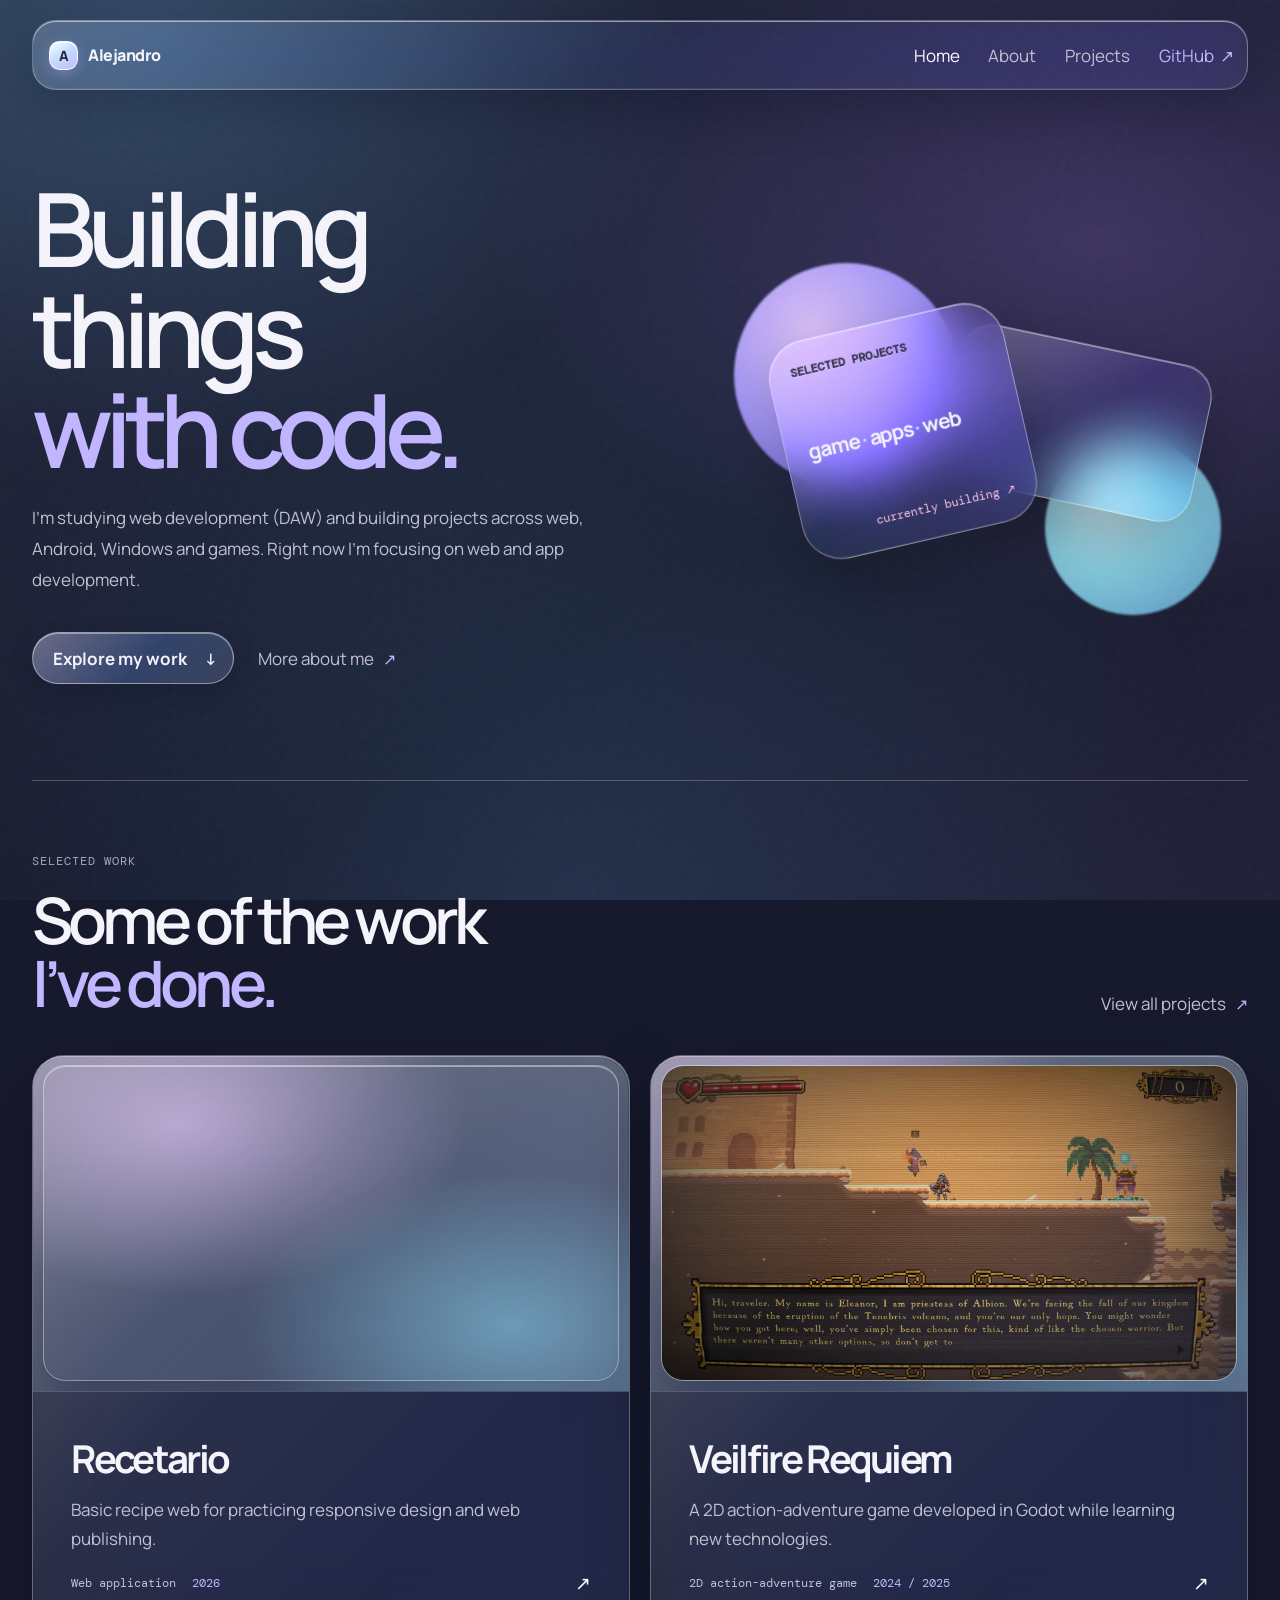
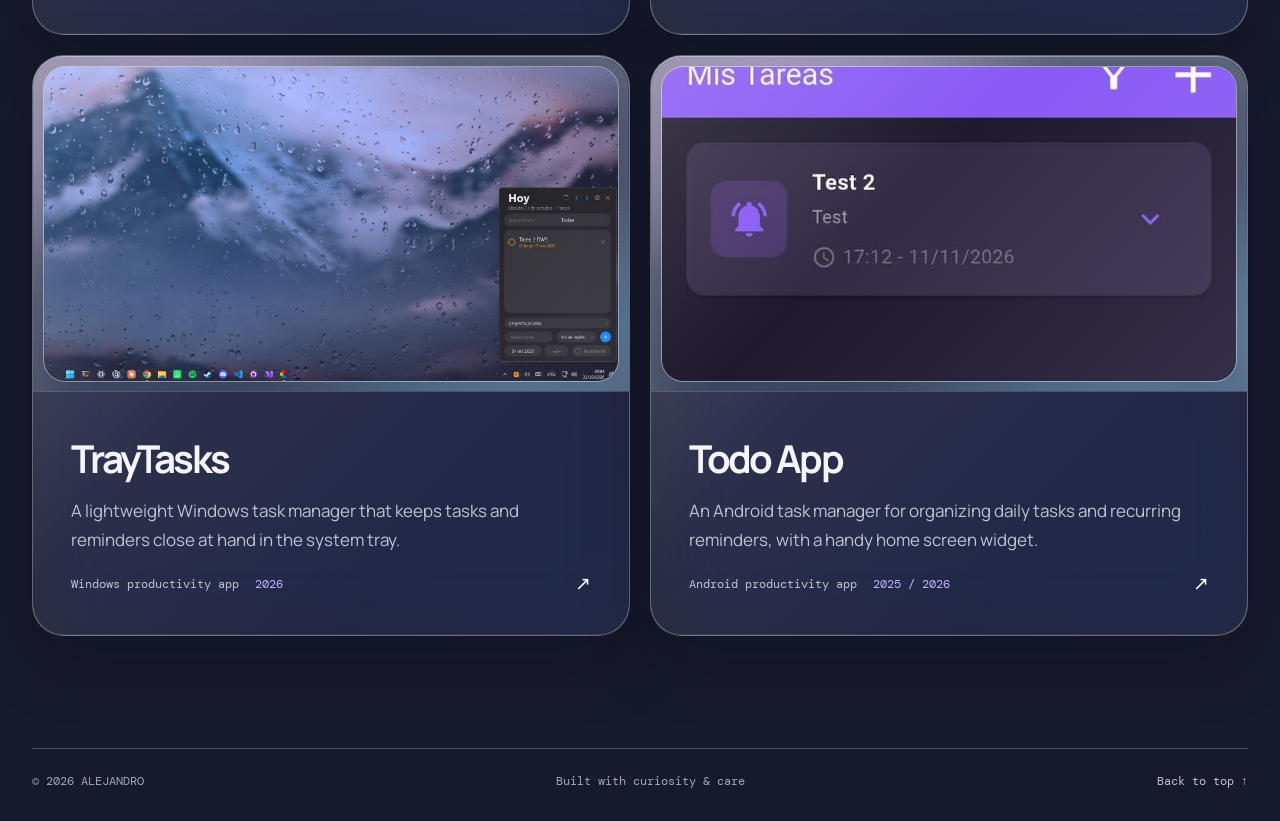
<file: index.html>
<!doctype html>
<html lang="en">
  <head>
    <meta charset="UTF-8" />
    <meta name="viewport" content="width=device-width, initial-scale=1.0" />
    <meta name="description" content="Alejandro's developer portfolio, featuring projects across web, Android, Windows, and games." />
    <meta name="theme-color" content="#171a2b" />
    <meta property="og:title" content="Alejandro — Developer Portfolio" />
    <meta property="og:description" content="Projects across web, Android, Windows, and games by Alejandro." />
    <meta property="og:type" content="website" />
    <meta name="twitter:card" content="summary" />
    <title>Alejandro — Portfolio</title>
    <link rel="icon" href="favicon.svg" type="image/svg+xml" />
    <link rel="preconnect" href="https://fonts.googleapis.com" />
    <link rel="preconnect" href="https://fonts.gstatic.com" crossorigin />
    <link href="https://fonts.googleapis.com/css2?family=DM+Mono:wght@400;500&family=Manrope:wght@400;500;600;700;800&display=swap" rel="stylesheet" />
    <link rel="stylesheet" href="styles.css" />
    <script src="projects/home-project.js" defer></script>
  </head>
  <body>
    <div class="page-shell">
      <header class="site-header">
        <a class="brand" href="index.html" aria-label="Alejandro home">
          <span class="brand-mark" aria-hidden="true">A</span>
          <span>Alejandro</span>
        </a>

        <nav class="site-nav" aria-label="Main navigation">
          <a class="nav-link is-active" href="index.html">Home</a>
          <a class="nav-link" href="about/about.html">About</a>
          <a class="nav-link" href="projects/projects.html">Projects</a>
          <a class="nav-link nav-link--github" href="https://github.com/mesegr" target="_blank" rel="noopener noreferrer">GitHub <span aria-hidden="true">↗</span></a>
        </nav>
      </header>

      <main>
        <section class="hero" aria-labelledby="hero-title">
          <div class="hero-copy">
            <h1 id="hero-title">Building things<br /><em>with code.</em></h1>
            <p class="hero-intro">I'm studying web development (DAW) and building projects across web, Android, Windows and games. Right now I'm focusing on web and app development.</p>
            <div class="hero-actions">
              <a class="button button--primary" href="#selected-work">Explore my work <span aria-hidden="true">↓</span></a>
              <a class="text-link" href="about/about.html">More about me <span aria-hidden="true">↗</span></a>
            </div>
          </div>

          <div class="hero-art" aria-hidden="true">
            <div class="orb orb--violet"></div>
            <div class="orb orb--cyan"></div>
            <div class="glass-shape glass-shape--back"></div>
            <div class="glass-shape glass-shape--front">
              <span class="shape-label">selected projects</span>
              <strong aria-label="Game, apps, web">game <b>·</b> apps <i>·</i> web</strong>
              <span class="shape-arrow">currently building ↗</span>
            </div>
          </div>
        </section>

        <section class="work-section" id="selected-work" aria-labelledby="work-title">
          <div class="section-heading">
            <div>
              <p class="eyebrow">Selected work</p>
              <h2 id="work-title">Some of the work<br /><em>I’ve done.</em></h2>
            </div>
            <a class="text-link" href="projects/projects.html">View all projects <span aria-hidden="true">↗</span></a>
          </div>

          <div class="project-list" id="project-list" aria-live="polite"></div>
        </section>

        <noscript><p class="noscript-notice">JavaScript is needed to display project cards. Browse my work on <a href="https://github.com/mesegr">GitHub</a>.</p></noscript>

      </main>

      <footer class="site-footer">
        <span>© 2026 ALEJANDRO</span>
        <span>Built with curiosity & care</span>
        <a href="#top" onclick="window.scrollTo({ top: 0, behavior: 'smooth' }); return false;">Back to top ↑</a>
      </footer>
    </div>
  </body>
</html>
</file>
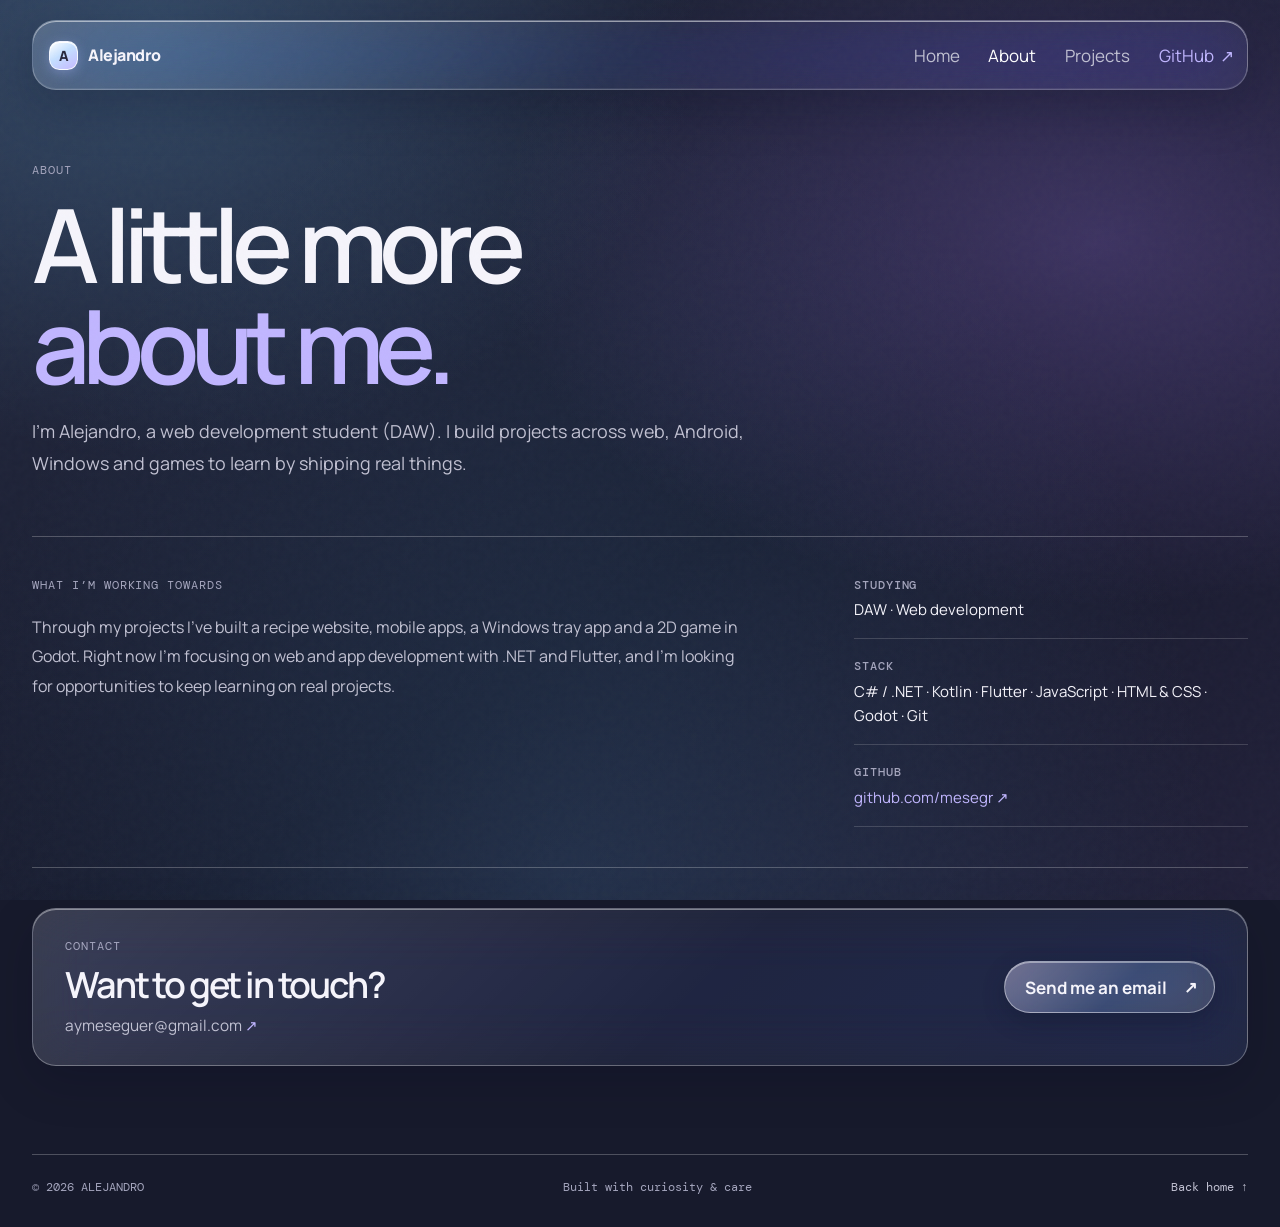
<file: about/about.html>
<!doctype html>
<html lang="en">
  <head>
    <meta charset="UTF-8" />
    <meta name="viewport" content="width=device-width, initial-scale=1.0" />
    <meta name="description" content="Learn more about Alejandro, a DAW student building web, Android, Windows, and game development projects." />
    <meta name="theme-color" content="#171a2b" />
    <meta property="og:title" content="About Alejandro — Developer Portfolio" />
    <meta property="og:description" content="A little more about Alejandro and the web, Android, Windows, and game projects he builds." />
    <meta property="og:type" content="profile" />
    <meta name="twitter:card" content="summary" />
    <title>About — Alejandro</title>
    <link rel="icon" href="../favicon.svg" type="image/svg+xml" />
    <link rel="preconnect" href="https://fonts.googleapis.com" />
    <link rel="preconnect" href="https://fonts.gstatic.com" crossorigin />
    <link href="https://fonts.googleapis.com/css2?family=DM+Mono:wght@400;500&family=Manrope:wght@400;500;600;700;800&display=swap" rel="stylesheet" />
    <link rel="stylesheet" href="../styles.css" />
    <link rel="stylesheet" href="about.css" />
  </head>
  <body>
    <div class="page-shell">
      <header class="site-header">
        <a class="brand" href="../index.html" aria-label="Alejandro portfolio home"><span class="brand-mark" aria-hidden="true">A</span><span>Alejandro</span></a>
        <nav class="site-nav" aria-label="Main navigation">
          <a class="nav-link" href="../index.html">Home</a>
          <a class="nav-link is-active" href="about.html">About</a>
          <a class="nav-link" href="../projects/projects.html">Projects</a>
          <a class="nav-link nav-link--github" href="https://github.com/mesegr" target="_blank" rel="noopener noreferrer">GitHub <span aria-hidden="true">↗</span></a>
        </nav>
      </header>

      <main class="about-page">
        <section class="about-hero" aria-labelledby="about-title">
          <p class="eyebrow">About</p>
          <h1 id="about-title">A little more<br /><em>about me.</em></h1>
          <p class="about-lead">I'm Alejandro, a web development student (DAW). I build projects across web, Android, Windows and games to learn by shipping real things.</p>
        </section>

        <section class="about-overview" aria-label="More about Alejandro">
          <div>
            <p class="eyebrow">What I’m working towards</p>
            <p>Through my projects I've built a recipe website, mobile apps, a Windows tray app and a 2D game in Godot. Right now I'm focusing on web and app development with .NET and Flutter, and I'm looking for opportunities to keep learning on real projects.</p>
          </div>
          <dl class="about-facts">
            <div><dt>Studying</dt><dd>DAW · Web development</dd></div>
            <div><dt>Stack</dt><dd>C# / .NET · Kotlin · Flutter · JavaScript · HTML &amp; CSS · Godot · Git</dd></div>
            <div><dt>GitHub</dt><dd><a href="https://github.com/mesegr" target="_blank" rel="noopener noreferrer">github.com/mesegr ↗</a></dd></div>
          </dl>
        </section>

        <section class="about-contact" aria-labelledby="about-contact-title">
          <div>
            <p class="eyebrow">Contact</p>
            <h2 id="about-contact-title">Want to get in touch?</h2>
            <a class="about-email" href="mailto:aymeseguer@gmail.com">aymeseguer@gmail.com <span aria-hidden="true">↗</span></a>
          </div>
          <a class="button button--primary" href="mailto:aymeseguer@gmail.com">Send me an email <span aria-hidden="true">↗</span></a>
        </section>
      </main>

      <footer class="site-footer">
        <span>© 2026 ALEJANDRO</span>
        <span>Built with curiosity & care</span>
        <a href="../index.html">Back home ↑</a>
      </footer>
    </div>
  </body>
</html>
</file>
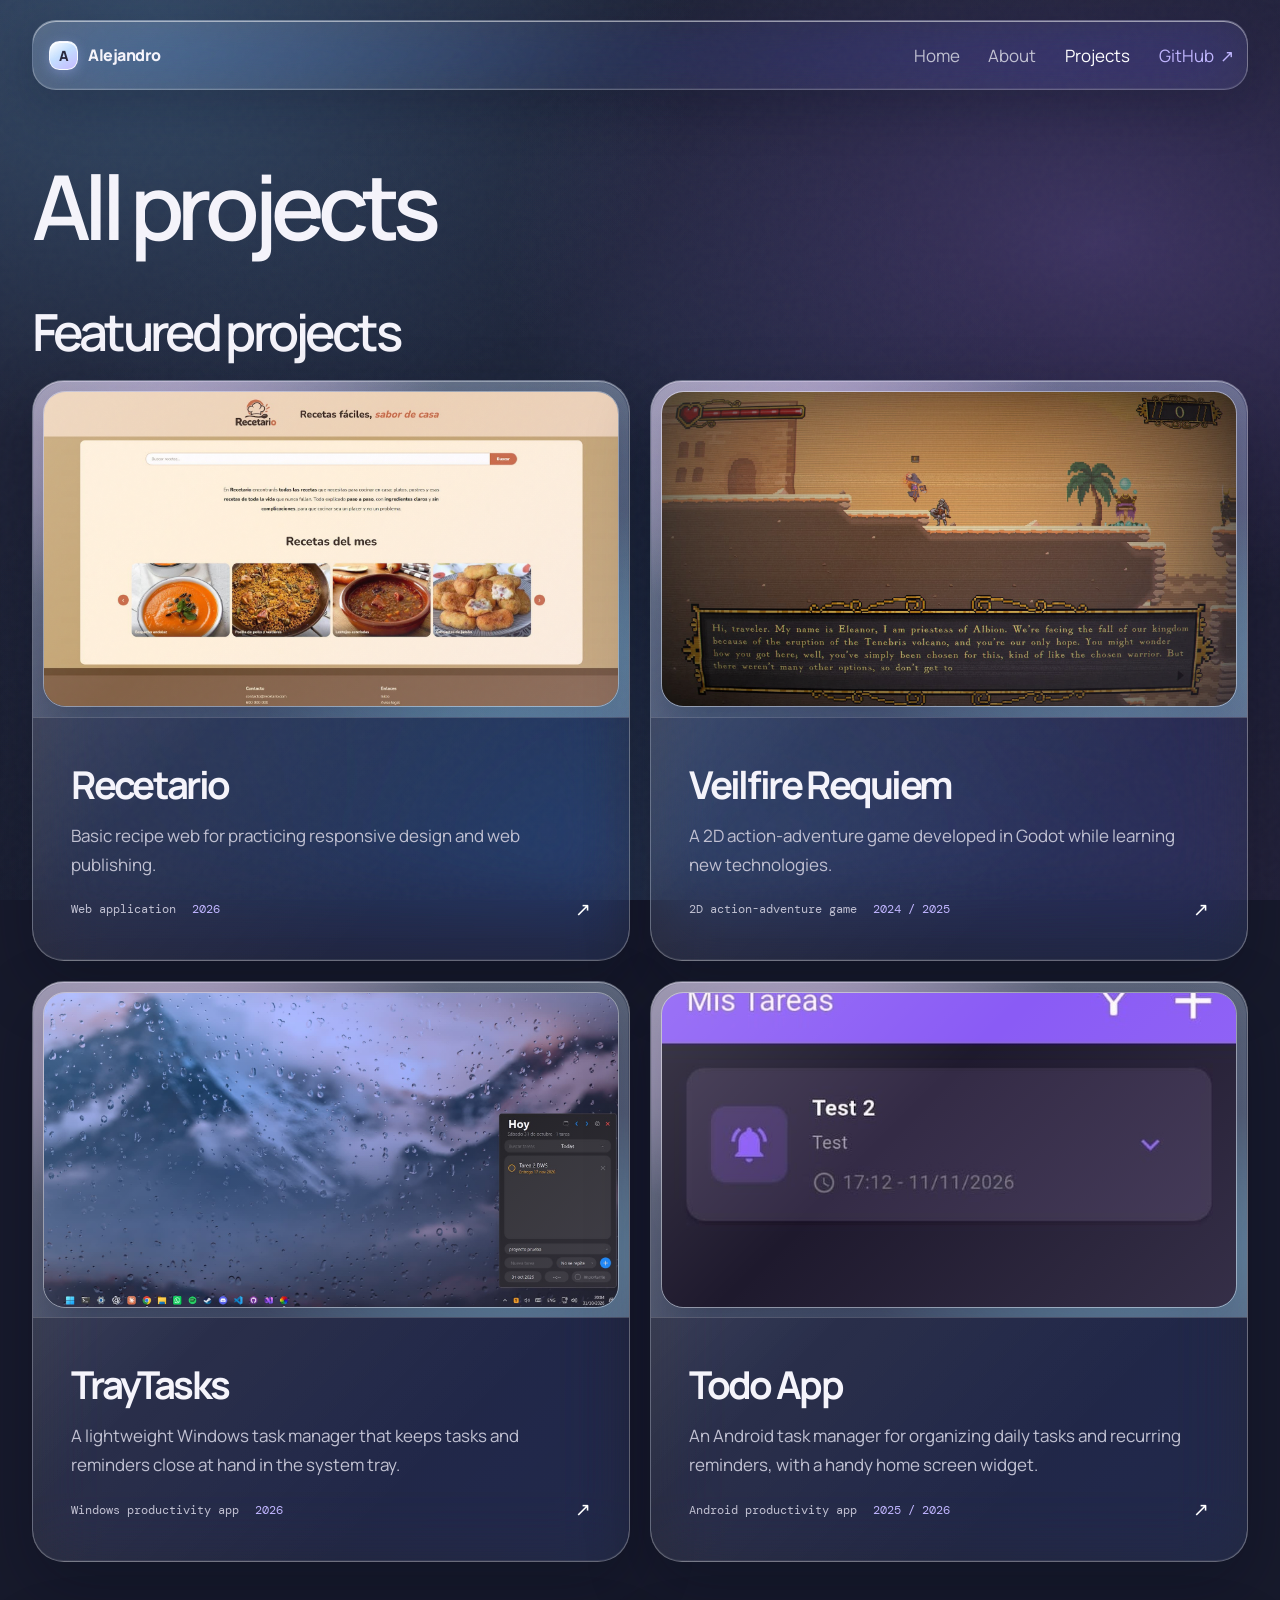
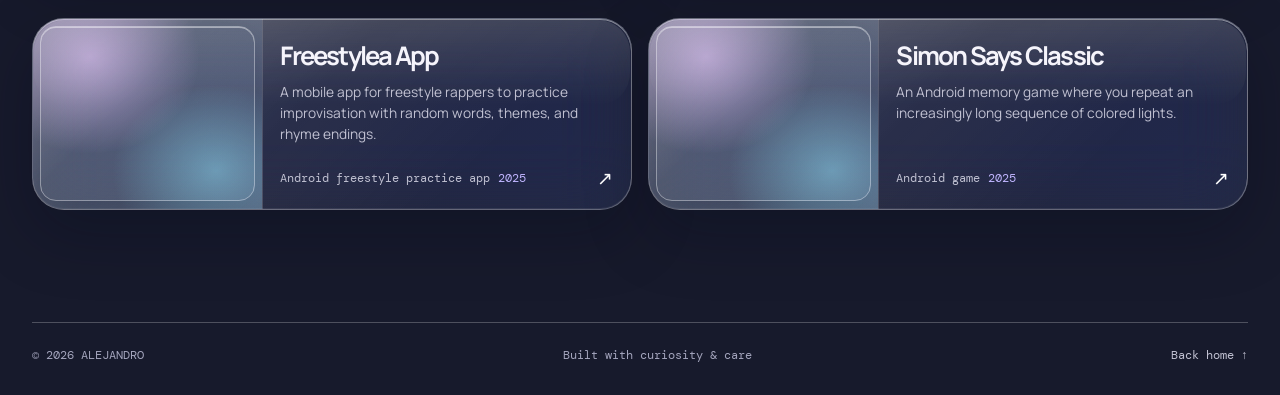
<file: projects/projects.html>
<!doctype html>
<html lang="en">
  <head>
    <meta charset="UTF-8" />
    <meta name="viewport" content="width=device-width, initial-scale=1.0" />
    <meta name="description" content="Explore Alejandro's selected projects and other work across web, Android, Windows, and games." />
    <meta name="theme-color" content="#171a2b" />
    <meta property="og:title" content="Projects — Alejandro" />
    <meta property="og:description" content="Selected and personal projects by Alejandro across web, Android, Windows, and games." />
    <meta property="og:type" content="website" />
    <meta name="twitter:card" content="summary" />
    <title>Project — Alejandro</title>
    <link rel="icon" href="../favicon.svg" type="image/svg+xml" />
    <link rel="preconnect" href="https://fonts.googleapis.com" />
    <link rel="preconnect" href="https://fonts.gstatic.com" crossorigin />
    <link href="https://fonts.googleapis.com/css2?family=DM+Mono:wght@400;500&family=Manrope:wght@400;500;600;700;800&display=swap" rel="stylesheet" />
    <link rel="stylesheet" href="../styles.css" />
    <link rel="stylesheet" href="projects.css" />
    <script src="project.js" defer></script>
  </head>
  <body>
    <div class="page-shell">
      <header class="site-header">
        <a class="brand" href="../index.html" aria-label="Alejandro portfolio home"><span class="brand-mark" aria-hidden="true">A</span><span>Alejandro</span></a>
        <nav class="site-nav" aria-label="Main navigation">
          <a class="nav-link" href="../index.html">Home</a>
          <a class="nav-link" href="../about/about.html">About</a>
          <a class="nav-link is-active" href="projects.html">Projects</a>
          <a class="nav-link nav-link--github" href="https://github.com/mesegr" target="_blank" rel="noopener noreferrer">GitHub <span aria-hidden="true">↗</span></a>
        </nav>
      </header>
      <noscript><p class="noscript-notice">JavaScript is needed to display project details and the project list. Browse my work on <a href="https://github.com/mesegr">GitHub</a>.</p></noscript>
      <main id="project-catalog" class="project-catalog" hidden>
        <h1>All projects</h1>
        <section aria-labelledby="catalog-featured-title">
          <div class="section-heading catalog-heading"><h2 id="catalog-featured-title">Featured projects</h2></div>
          <div class="project-list catalog-featured" id="catalog-featured"></div>
        </section>
        <section class="catalog-more" aria-label="Other projects">
          <div class="project-list catalog-secondary" id="catalog-secondary"></div>
        </section>
      </main>
      <main id="project-detail" class="project-detail" aria-live="polite">
        <a class="back-link" href="../index.html#selected-work">← Back to selected work</a>
        <p class="eyebrow" id="project-category"></p>
        <h1 id="project-title">Loading project…</h1>
        <div class="project-actions" id="project-actions"></div>
        <p class="project-lead" id="project-description"></p>
        <section class="detail-panel" aria-labelledby="about-project-title">
          <div class="detail-main">
            <p class="eyebrow">The project</p>
            <h2 id="about-project-title">About this project</h2>
            <p id="project-long-description"></p>
            <section id="project-gallery" class="project-gallery" aria-label="Project screenshots" hidden><div class="gallery-viewport" id="gallery-viewport"></div></section>
          </div>
          <aside class="detail-side">
            <div><span class="detail-label">Status</span><span id="project-status"></span></div>
            <div><span class="detail-label">Year</span><span id="project-year"></span></div>
            <div><span class="detail-label">Built with</span><ul id="project-technologies"></ul></div>
          </aside>
        </section>
      </main>
      <dialog class="image-lightbox" id="image-lightbox" aria-label="Enlarged project image">
        <button class="lightbox-close" id="lightbox-close" type="button" aria-label="Close enlarged image">×</button>
        <button class="lightbox-nav lightbox-prev" id="lightbox-prev" type="button" aria-label="Previous image">‹</button>
        <figure class="lightbox-figure"><img id="lightbox-image" alt="" /></figure>
        <span class="lightbox-count" id="lightbox-count" aria-live="polite"></span>
        <button class="lightbox-nav lightbox-next" id="lightbox-next" type="button" aria-label="Next image">›</button>
      </dialog>
      <footer class="site-footer"><span>© 2026 ALEJANDRO</span><span>Built with curiosity & care</span><a href="../index.html">Back home ↑</a></footer>
    </div>
  </body>
</html>
</file>
<file: styles.css>
:root{color-scheme:dark;--text:#f5f4fb;--muted:#c1c1d2;--subtle:#a4a5bd;--violet:#c1b6ff;--cyan:#a6edff;--pink:#ffc4e6;--line:rgba(255,255,255,.24);--glass:rgba(255,255,255,.09)}
*{box-sizing:border-box}html{scroll-behavior:smooth}body{margin:0;min-height:100vh;color:var(--text);font-family:Manrope, sans-serif;-webkit-font-smoothing:antialiased;background:#171a2c}body:after{content:"";position:fixed;inset:0;z-index:-1;pointer-events:none;background:radial-gradient(ellipse at 12% 4%,rgba(101,175,225,.25),transparent 34rem),radial-gradient(ellipse at 86% 27%,rgba(160,118,236,.28),transparent 38rem),radial-gradient(ellipse at 45% 100%,rgba(72,133,181,.2),transparent 40rem),linear-gradient(145deg,#252b42,#171a2c 58%,#22213a)}body:before{content:"";position:fixed;inset:0;pointer-events:none;opacity:.12;background-image:url("data:image/svg+xml,%3Csvg viewBox='0 0 180 180' xmlns='http://www.w3.org/2000/svg'%3E%3Cfilter id='n'%3E%3CfeTurbulence type='fractalNoise' baseFrequency='.8' numOctaves='3' stitchTiles='stitch'/%3E%3C/filter%3E%3Crect width='100%25' height='100%25' filter='url(%23n)' opacity='.18'/%3E%3C/svg%3E");z-index:5}a{color:inherit;text-decoration:none}.page-shell{width:min(100% - 3rem,76rem);margin:auto;position:relative;z-index:1}.site-header{height:4.4rem;margin-top:1.25rem;padding:0 .8rem 0 1rem;display:flex;align-items:center;justify-content:space-between;border:1px solid var(--line);border-radius:1.5rem;background:linear-gradient(135deg,rgba(255,255,255,.2),rgba(255,255,255,.045) 50%,rgba(175,190,255,.09));backdrop-filter:blur(30px) saturate(180%);-webkit-backdrop-filter:blur(30px) saturate(180%);box-shadow:inset 0 1px rgba(255,255,255,.52),inset 0 -1px rgba(255,255,255,.08),0 1rem 3rem rgba(6,10,30,.25)}.brand{display:flex;align-items:center;gap:.65rem;font-size:.94rem;font-weight:800;letter-spacing:-.03em}.brand-mark{display:grid;place-items:center;width:1.8rem;height:1.8rem;color:#28283c;background:linear-gradient(145deg,#fff,#c4dfff 45%,#c6b9ff);border:1px solid rgba(255,255,255,.8);border-radius:.65rem;font-size:.88rem;box-shadow:inset 0 1px #fff,0 3px 12px #b3b9ff55}.site-nav{display:flex;gap:1.8rem;align-items:center;font-size:.76rem;color:var(--muted)}.nav-link{transition:color .2s}.nav-link:hover,.nav-link.is-active{color:white}.nav-link--github{color:var(--violet)}.nav-link span{margin-left:.2rem}.hero{padding:7rem 0 8rem}.hero-copy{max-width:52rem}.eyebrow{margin:0 0 1.25rem;color:var(--subtle);font-family:'DM Mono',monospace;font-size:.75rem;letter-spacing:.08em;text-transform:uppercase}.status-dot{display:inline-block;width:.42rem;height:.42rem;margin-right:.5rem;border-radius:50%;background:#a7e9c5;box-shadow:0 0 0 .25rem #a7e9c514}h1,h2,h3,p{margin-top:0}h1,h2{margin-bottom:1.5rem;font-weight:600;letter-spacing:-.075em;line-height:.98}h1{max-width:48rem;font-size:clamp(3.8rem,8vw,7rem)}h2{font-size:clamp(2.5rem,5vw,4.4rem)}em{color:var(--violet);font-style:normal}.hero-intro{max-width:39rem;color:var(--muted);font-size:1rem;line-height:1.8}.hero-actions{display:flex;align-items:center;gap:1.5rem;margin-top:2.3rem}.button{display:inline-flex;gap:1.1rem;align-items:center;border:1px solid rgba(255,255,255,.44);border-radius:10rem;padding:.85rem 1.05rem .85rem 1.25rem;font-size:.72rem;font-weight:700;transition:transform .2s,background .2s;backdrop-filter:blur(22px) saturate(170%);box-shadow:inset 0 1px #ffffff66,0 8px 22px #10142a55}.button:hover{transform:translateY(-2px)}.button--primary{background:linear-gradient(135deg,#e6ddff66,#8cbaff35 55%,#fff2)}.button--primary span{font-size:1rem}.text-link{color:var(--muted);font-size:.72rem}.text-link:hover{color:white}.text-link span{color:var(--violet);margin-left:.35rem;font-size:1rem}.work-section{padding:4.5rem 0 7rem;border-top:1px solid var(--line)}.section-heading{display:flex;align-items:end;justify-content:space-between;margin-bottom:2.5rem}.section-heading h2{margin-bottom:0}.project-card{position:relative;display:grid;grid-template-columns:1.45fr 1fr;min-height:25rem;overflow:hidden;border:1px solid rgba(255,255,255,.3);border-radius:2rem;background:linear-gradient(135deg,rgba(255,255,255,.18),rgba(255,255,255,.055) 45%,rgba(151,178,255,.1));backdrop-filter:blur(34px) saturate(175%);-webkit-backdrop-filter:blur(34px) saturate(175%);box-shadow:inset 0 1px rgba(255,255,255,.48),inset 0 -1px rgba(255,255,255,.08),0 1.5rem 4rem rgba(5,8,25,.26);transition:transform .25s,border-color .25s}.project-card:before{content:"";position:absolute;inset:1px 1px auto;height:45%;border-radius:inherit;background:linear-gradient(180deg,rgba(255,255,255,.13),transparent);pointer-events:none}.project-card:hover{border-color:rgba(220,215,255,.65);transform:translateY(-4px)}.project-preview{position:relative;display:grid;place-items:center;overflow:hidden;min-height:25rem;background:radial-gradient(ellipse at 25% 20%,#eac7ff99,transparent 45%),radial-gradient(ellipse at 80% 80%,#8be9ff77,transparent 40%),linear-gradient(135deg,#c5c8eb44,#a8e3ee33)}.project-preview:after{content:"";position:absolute;inset:0;background:linear-gradient(135deg,#ffffff26,transparent 42%,#d5c5ff22);pointer-events:none}.preview-window{position:relative;width:76%;height:72%;min-height:15rem;overflow:hidden;border:1px solid #fff9;border-radius:1.2rem;background:linear-gradient(145deg,#e9f6f8e8,#cbddebd9 55%,#dfd1e9e8);color:#33394b;box-shadow:inset 0 1px #fff,0 1.5rem 3rem #212b4b55;transform:rotate(-3deg)}.preview-topbar{height:2rem;display:flex;align-items:center;gap:.28rem;padding:0 .75rem;border-bottom:1px solid #64728a33;font-size:.55rem;background:linear-gradient(#ffffffb8,#ffffff55)}.preview-topbar span{width:.4rem;height:.4rem;border-radius:50%;background:#f5a7b1}.preview-topbar span:nth-child(2){background:#f2d28d}.preview-topbar span:nth-child(3){background:#9bd8ad}.preview-topbar b{margin-left:auto;color:#69728a;font-weight:500}.preview-content{position:absolute;top:32%;left:10%;z-index:1}.preview-kicker{display:block;margin-bottom:.65rem;color:#747e94;font-size:.48rem;text-transform:uppercase;letter-spacing:.1em}.preview-title{display:block;font-size:clamp(1.4rem,3vw,2.25rem);font-weight:700;line-height:.92;letter-spacing:-.07em}.preview-title i{color:#a77592;font-style:normal}.preview-line{display:block;width:5rem;height:.18rem;margin:1rem 0;border-radius:1rem;background:#ad7d9a}.preview-chip{display:inline-block;padding:.38rem .55rem;border:1px solid #ffffff66;border-radius:1rem;background:linear-gradient(135deg,#fff9,#ffffff45);color:#4a4b63;font-size:.45rem;box-shadow:inset 0 1px #fff}.preview-orb{position:absolute;width:9rem;height:9rem;top:25%;right:-2rem;border:1px solid #ffffff99;border-radius:50%;background:radial-gradient(circle at 30% 25%,#fff9,#f8d6bbcc 24%,#bf8e9acc 70%,#8b647188);box-shadow:inset -12px -14px 24px #815f7a44,0 10px 30px #6f617544}.project-info{position:relative;display:flex;flex-direction:column;justify-content:space-between;padding:2.4rem;border-left:1px solid #ffffff21;background:linear-gradient(135deg,#ffffff10,transparent 65%)}.project-number{color:var(--muted);font-family:'DM Mono',monospace;font-size:.75rem}.project-info h3{margin:2.4rem 0 .7rem;font-size:2.3rem;letter-spacing:-.07em}.project-description{max-width:18rem;color:var(--muted);font-size:.8rem;line-height:1.7}.project-meta{display:flex;align-items:center;gap:1rem;color:var(--muted);font-family:'DM Mono',monospace;font-size:.75rem}.project-meta span:nth-child(2){color:var(--violet)}.project-arrow{margin-left:auto;color:white;font-size:1.2rem}.site-footer{display:flex;justify-content:space-between;gap:1rem;padding:1.5rem 0 2rem;border-top:1px solid var(--line);color:var(--subtle);font-family:'DM Mono',monospace;font-size:.75rem}.site-footer a{color:var(--muted)}
@media(max-width:700px){.page-shell{width:min(100% - 2rem,40rem)}.site-header{height:4.2rem;margin-top:.75rem;padding:0 .65rem}.site-nav{gap:.8rem;font-size:.65rem}.nav-link--github{display:none}.hero{padding:5rem 0 5.5rem}.hero h1{font-size:clamp(3.5rem,16vw,5.4rem)}.hero-intro{font-size:.9rem}.section-heading{display:block}.section-heading .text-link{display:inline-block;margin-top:1.5rem}.work-section{padding:3.5rem 0 5rem}.project-card{display:block}.project-preview{min-height:18rem}.preview-window{width:80%;height:75%;min-height:14rem}.project-info{min-height:17rem;padding:1.6rem;border-left:0;border-top:1px solid #ffffff2e}.project-info h3{margin-top:1.5rem}.site-footer{flex-wrap:wrap}.site-footer span:nth-child(2){display:none}}
.hero{min-height:36rem;display:grid;grid-template-columns:1.05fr .95fr;gap:4rem;align-items:center;padding:5.5rem 0 6rem}.hero-art{min-height:25rem;position:relative}.orb{position:absolute;border-radius:50%;filter:blur(1px)}.orb--violet{width:14rem;height:14rem;top:2rem;left:6%;background:radial-gradient(circle at 35% 30%,#e5c9ff,#a99bff 48%,#6852c8);opacity:.95}.orb--cyan{width:11rem;height:11rem;right:5%;bottom:1rem;background:radial-gradient(circle at 35% 30%,#dcfbff,#8edcf0 48%,#5c9bc9);opacity:.9}.glass-shape{position:absolute;border:1px solid rgba(255,255,255,.34);background:linear-gradient(140deg,rgba(255,255,255,.28),rgba(255,255,255,.045) 48%,rgba(172,158,255,.12));backdrop-filter:blur(28px) saturate(170%);-webkit-backdrop-filter:blur(28px) saturate(170%);box-shadow:0 1.5rem 4rem rgba(0,0,0,.25),inset 0 1px rgba(255,255,255,.45),inset 0 -1px rgba(255,255,255,.08);transform:rotate(-13deg)}.glass-shape--back{width:16rem;height:10rem;top:7rem;right:8%;border-radius:2rem;transform:rotate(12deg)}.glass-shape--front{width:15rem;height:14rem;top:5.5rem;left:15%;display:flex;flex-direction:column;justify-content:space-between;padding:1.4rem;border-radius:2.5rem;transform:rotate(-13deg)}.shape-label{color:#ffffffa6;font-family:'DM Mono',monospace;font-size:.75rem;text-transform:uppercase}.glass-shape--front strong{font-size:1.3rem;line-height:1.05;letter-spacing:-.06em}.glass-shape--front strong b,.glass-shape--front strong i{color:var(--cyan);font-style:normal}.shape-arrow{align-self:flex-end;color:var(--pink);font-family:'DM Mono',monospace;font-size:.75rem}.hero-art{isolation:isolate}
@media(max-width:700px){.hero{display:block;padding:4.2rem 0 5rem}.hero-art{min-height:20rem;margin-top:3rem}.orb--violet{width:11rem;height:11rem}.orb--cyan{width:8.5rem;height:8.5rem}.glass-shape--front{left:12%;width:13rem;height:12rem}.glass-shape--back{right:2%;width:13rem}}
@media(max-width:380px){.site-nav{gap:.55rem;font-size:.59rem}.brand{font-size:.82rem}.project-meta{gap:.65rem}}
.shape-label{color:rgba(28,30,54,.88);text-shadow:0 1px 0 rgba(255,255,255,.28);font-weight:700}
@media(prefers-reduced-motion:reduce){*,*:before,*:after{scroll-behavior:auto!important;transition-duration:.01ms!important}}
.project-list{display:grid;gap:1.25rem}.project-card--home .project-preview--image{padding:.6rem}.project-card--home .project-preview--image img{display:block;width:100%;height:100%;min-height:18rem;max-height:28rem;object-fit:cover;border:1px solid rgba(255,255,255,.38);border-radius:1.4rem;box-shadow:inset 0 1px rgba(255,255,255,.45),0 1rem 2.5rem rgba(5,8,25,.24)}@media(max-width:700px){.project-card--home .project-preview--image{min-height:17rem}.project-card--home .project-preview--image img{min-height:16rem;max-height:22rem}}
.project-list{grid-template-columns:repeat(2,minmax(0,1fr));align-items:stretch}.project-card--home{grid-template-columns:1fr;grid-template-rows:auto 1fr}.project-card--home .project-preview--image{min-height:0;aspect-ratio:16/10}.project-card--home .project-preview--image img{min-height:0;height:100%;max-height:none;object-fit:cover}.project-card--home .project-info{min-height:15rem;border-left:0;border-top:1px solid rgba(255,255,255,.2)}@media(max-width:700px){.project-list{grid-template-columns:1fr}.project-card--home .project-preview--image{min-height:0;aspect-ratio:16/10}}
.project-card--home .project-preview--image{position:relative;overflow:hidden}.project-card--home .project-preview--image .home-project-image{position:absolute;inset:.6rem;width:calc(100% - 1.2rem);height:calc(100% - 1.2rem);min-height:0;max-height:none;object-fit:cover;opacity:0;transform:scale(1.025);transition:opacity .45s ease,transform .7s cubic-bezier(.2,.7,.2,1)}.project-card--home .project-preview--image .home-project-image.is-visible{opacity:1;transform:scale(1)}
.project-card--home .project-preview--image{aspect-ratio:16/10}.project-card--home .project-preview--image img{min-height:0}
.project-card--home .project-preview--image>.home-project-image.is-visible{position:absolute;inset:.6rem;width:calc(100% - 1.2rem);height:calc(100% - 1.2rem);min-height:0;max-height:none;object-fit:cover;opacity:1;transform:none;border:1px solid rgba(255,255,255,.38);border-radius:1.4rem;box-shadow:inset 0 1px rgba(255,255,255,.45),0 1rem 2.5rem rgba(5,8,25,.24)}

/* Every featured-project cover uses the same visual frame, regardless of source image size. */
.project-card--home .project-preview--image{aspect-ratio:16/9;display:grid;place-items:center;overflow:hidden}
.project-card--home .project-preview--image>.home-project-image.is-visible{object-position:center center}
.project-card--home .project-description{max-width:none}
@media(max-width:700px){.hero-art{display:none}}
.project-info h3{margin-top:.1rem}.site-nav,.hero-intro,.button,.text-link,.project-description{font-size:calc(1em + 1px)}.brand{font-size:1rem}.project-info h3{font-size:2.4rem}
.site-footer{font-size:.75rem}
/* Keep every navigation item available while making the header fit narrow phones. */
@media(max-width:700px){.page-shell{width:min(calc(100% - 2rem),40rem)}.site-header{gap:.55rem}.brand{flex:0 0 auto;white-space:nowrap}.site-nav{flex:0 1 auto;justify-content:flex-end;gap:clamp(.35rem,2vw,.75rem);font-size:clamp(.62rem,2.3vw,.72rem)}.site-nav .nav-link{white-space:nowrap}.nav-link--github{display:inline-flex}.hero-actions{flex-wrap:wrap;row-gap:.8rem}.section-heading{gap:1rem}.site-footer{align-items:flex-start}}
@media(max-width:480px){.page-shell{width:calc(100% - 1.25rem)}.site-header{height:auto;min-height:3.8rem;padding:.55rem .6rem;border-radius:1.15rem}.site-nav{gap:.38rem;font-size:.7rem}.hero{min-height:0;padding-top:3.5rem}.hero h1{font-size:clamp(2.85rem,13.5vw,4.1rem)}.hero-intro{font-size:1rem;line-height:1.7}.hero-actions{gap:.9rem}.work-section{padding:2.8rem 0 4rem}.section-heading h2{font-size:clamp(2.4rem,11vw,3.6rem)}.project-card--home .project-preview--image{aspect-ratio:16/9}.project-card--home .project-preview--image>.home-project-image.is-visible{object-fit:cover;object-position:center}.project-card--home .project-info{min-height:0;padding:1.15rem}.project-info h3{font-size:clamp(1.8rem,8vw,2.3rem);margin:.25rem 0 .65rem}.project-description{font-size:.94rem;line-height:1.65}.project-meta{flex-wrap:wrap;gap:.55rem;font-size:.75rem}.site-footer{gap:.7rem;padding:1.2rem 0 1.5rem;font-size:.75rem}.site-footer span:first-child{white-space:nowrap}}
@media(max-width:340px){.page-shell{width:calc(100% - 1rem)}.site-header{display:grid;grid-template-columns:minmax(0,1fr);justify-items:stretch;gap:.45rem;padding:.6rem .7rem}.brand{font-size:.9rem}.site-nav{width:100%;justify-content:space-between;gap:.2rem;font-size:.72rem}.hero h1{font-size:2.7rem}.hero-actions{width:100%;justify-content:space-between;flex-wrap:nowrap;gap:.6rem}.hero-actions .button{gap:.55rem;padding:.7rem .72rem .7rem .9rem;font-size:.72rem;white-space:nowrap}.hero-actions .text-link{font-size:.82rem;white-space:nowrap}.button{padding:.75rem .9rem;font-size:.78rem}.project-meta{font-size:.75rem}}
@media(min-width:701px) and (max-width:850px){.hero-actions{gap:.75rem;flex-wrap:nowrap}.hero-actions .button{gap:.55rem;padding:.75rem .8rem .75rem 1rem;font-size:1rem;white-space:nowrap}.hero-actions .text-link{font-size:.95rem;white-space:nowrap}}
@media(prefers-reduced-motion:reduce){html{scroll-behavior:auto}*,*::before,*::after{scroll-behavior:auto!important;animation-duration:.01ms!important;animation-iteration-count:1!important;transition-duration:.01ms!important}.orb{animation:none!important;transform:none!important}.glass-shape{transition:none!important}.project-card,.home-project-image{transition:none!important}}@media(max-width:768px){.site-header{backdrop-filter:blur(18px) saturate(180%);-webkit-backdrop-filter:blur(18px) saturate(180%)}.button{backdrop-filter:blur(18px) saturate(170%)}.project-card{backdrop-filter:blur(18px) saturate(175%)}.glass-shape{backdrop-filter:blur(18px) saturate(170%);-webkit-backdrop-filter:blur(18px) saturate(170%)}}
</file>
<file: about/about.css>
.about-page{padding:4.5rem 0 5.5rem}.about-hero{padding:0 0 3.5rem}.about-hero .eyebrow{margin-bottom:1rem}.about-hero h1{max-width:54rem;margin:0 0 1.25rem;font-size:clamp(3.5rem,8vw,6.4rem)}.about-lead{max-width:47rem;margin:0;color:var(--muted);font-size:1.12rem;line-height:1.8}.about-overview{display:grid;grid-template-columns:1.3fr .7fr;gap:clamp(2rem,7vw,6rem);padding:2.5rem 0;border-top:1px solid var(--line);border-bottom:1px solid var(--line)}.about-overview>div>p:not(.eyebrow){max-width:45rem;margin:0;color:var(--muted);font-size:1rem;line-height:1.85}.about-overview>div>p+p{margin-top:1rem}.about-facts{display:grid;align-content:start;gap:1.2rem;margin:0}.about-facts>div{padding-bottom:1rem;border-bottom:1px solid rgba(255,255,255,.16)}.about-facts dt{margin-bottom:.35rem;color:var(--subtle);font:500 .75rem 'DM Mono',monospace;text-transform:uppercase;letter-spacing:.08em}.about-facts dd{margin:0;color:var(--text);font-size:.94rem;line-height:1.6}.about-facts a{color:var(--violet)}.about-contact{display:flex;justify-content:space-between;align-items:center;gap:2rem;margin-top:2.5rem;padding:1.8rem 2rem;border:1px solid rgba(255,255,255,.3);border-radius:1.5rem;background:linear-gradient(135deg,rgba(255,255,255,.16),rgba(255,255,255,.05) 55%,rgba(151,178,255,.1));backdrop-filter:blur(30px) saturate(170%);-webkit-backdrop-filter:blur(30px) saturate(170%);box-shadow:inset 0 1px rgba(255,255,255,.42),0 1rem 3rem rgba(5,8,25,.18)}.about-contact .eyebrow{margin-bottom:.65rem}.about-contact h2{margin:0 0 .55rem;font-size:clamp(1.6rem,3vw,2.25rem);line-height:1.15;letter-spacing:-.06em}.about-email{color:var(--muted);font-size:.96rem}.about-email span{color:var(--violet)}.about-contact .button{flex:none}
@media(max-width:700px){.about-page{padding:3.5rem 0 4.5rem}.about-hero{padding-bottom:2.5rem}.about-hero h1{font-size:clamp(3.1rem,12vw,4.8rem)}.about-lead{font-size:1rem}.about-overview{grid-template-columns:1fr;gap:2rem;padding:1.8rem 0}.about-facts{grid-template-columns:1fr 1fr;gap:1rem}.about-facts>div:last-child{grid-column:1/-1}.about-contact{align-items:flex-start;flex-direction:column;margin-top:2rem;padding:1.4rem;border-radius:1.3rem}.about-contact .button{margin-top:.25rem}}
@media(max-width:380px){.about-hero h1{font-size:2.8rem}.about-facts{grid-template-columns:1fr}.about-facts>div:last-child{grid-column:auto}}
@media(max-width:480px){.about-hero h1{font-size:clamp(2.75rem,13vw,4rem)}.about-contact{gap:1rem;padding:1.1rem}.about-email{overflow-wrap:anywhere}}
@media(max-width:768px){.about-contact{backdrop-filter:blur(18px) saturate(170%);-webkit-backdrop-filter:blur(18px) saturate(170%)}}
</file>
<file: projects/projects.css>
.project-detail{padding:4.5rem 0 7rem}.back-link{display:inline-block;margin-bottom:3.5rem;color:var(--muted);font-size:.75rem}.back-link:hover{color:var(--text)}.project-detail h1{max-width:56rem;margin-bottom:1.3rem}.project-lead{max-width:46rem;margin-bottom:3rem;color:var(--muted);font-size:1.05rem;line-height:1.8}.detail-panel{display:grid;grid-template-columns:minmax(0,1.8fr) minmax(0,.6fr);gap:3rem;padding:clamp(1.5rem,4vw,3rem);border:1px solid rgba(255,255,255,.3);border-radius:2rem;background:linear-gradient(135deg,rgba(255,255,255,.18),rgba(255,255,255,.055) 48%,rgba(151,178,255,.1));backdrop-filter:blur(34px) saturate(175%);-webkit-backdrop-filter:blur(34px) saturate(175%);box-shadow:inset 0 1px rgba(255,255,255,.45),0 1.5rem 4rem rgba(5,8,25,.24)}.detail-main h2{font-size:clamp(1.8rem,4vw,3rem)}.detail-main>p:last-child{max-width:42rem;color:var(--muted);font-size:.9rem;line-height:1.8}.detail-side{display:grid;align-content:start;gap:1.2rem;padding-left:2rem;border-left:1px solid rgba(255,255,255,.18)}.detail-side>div{display:grid;gap:.4rem;color:var(--text);font-size:.8rem}.detail-label{color:var(--subtle);font-family:'DM Mono',monospace;font-size:.75rem;text-transform:uppercase;letter-spacing:.06em}.detail-side ul{display:flex;flex-wrap:wrap;gap:.45rem;margin:0;padding:0;list-style:none}.detail-side li{padding:.35rem .55rem;border:1px solid rgba(255,255,255,.22);border-radius:2rem;background:rgba(255,255,255,.08);font-size:.75rem}
.project-actions{display:flex;flex-wrap:wrap;gap:.7rem;margin:-.4rem 0 2.7rem}.project-actions .button--secondary{background:rgba(255,255,255,.1)}
.project-notes{margin:2.6rem 0 0;max-width:46rem}.project-notes h3{margin:.2rem 0 1rem;font-size:clamp(1.25rem,2.4vw,1.7rem)}.project-notes ul{display:flex;flex-wrap:wrap;gap:.5rem;max-width:42rem;margin:0;padding:0;list-style:none}.project-notes li{padding:.42rem .8rem;border:1px solid rgba(255,255,255,.22);border-radius:2rem;background:rgba(255,255,255,.08);font-size:.8rem}
@media(max-width:700px){.project-detail{padding:3.5rem 0 5rem}.back-link{margin-bottom:2.5rem}.detail-panel{grid-template-columns:1fr;gap:2rem}.detail-side{padding:1.5rem 0 0;border-left:0;border-top:1px solid rgba(255,255,255,.18)}}
.gallery-frame img{cursor:zoom-in}.image-lightbox{position:fixed;inset:0;width:100%;height:100%;max-width:none;max-height:none;margin:0;padding:4rem 5rem;border:0;background:rgba(12,14,26,.9);color:var(--text);backdrop-filter:blur(24px)}.image-lightbox:not([open]){display:none}.image-lightbox[open]{display:grid;grid-template-columns:3rem minmax(0,1fr) 3rem;align-items:center;justify-items:center;gap:1rem}.image-lightbox::backdrop{background:transparent}.lightbox-figure{display:grid;justify-items:center;gap:.8rem;width:100%;height:100%;margin:0;min-height:0}.lightbox-figure img{display:block;width:100%;height:100%;max-height:calc(100vh - 8rem);object-fit:contain;border:1px solid rgba(255,255,255,.28);border-radius:1rem;box-shadow:0 1rem 4rem #0008}.lightbox-figure figcaption{color:var(--muted);font:.75rem 'DM Mono',monospace}.image-lightbox button{border:1px solid #ffffff55;border-radius:50%;color:white;background:#ffffff1c;cursor:pointer;backdrop-filter:blur(16px)}.lightbox-close{position:absolute;top:1.2rem;right:1.4rem;width:2.8rem;height:2.8rem;font-size:1.8rem}.lightbox-nav{width:2.8rem;height:2.8rem;font-size:2rem}.image-lightbox button:hover{background:#ffffff35}@media(max-width:700px){.image-lightbox{padding:4.5rem .4rem 2rem}.image-lightbox[open]{grid-template-columns:2.1rem minmax(0,1fr) 2.1rem;gap:.2rem}.lightbox-nav{width:2rem;height:2rem}.lightbox-figure img{max-height:calc(100vh - 8rem);border-radius:.5rem}}
.project-gallery{width:100%;max-width:68rem;margin:0 auto 3rem}.gallery-viewport{display:flex;gap:1rem;align-items:stretch;overflow-x:auto;overflow-y:hidden;scroll-behavior:auto;padding-bottom:.55rem;scrollbar-width:none}.gallery-viewport::-webkit-scrollbar{display:none}.gallery-frame{flex:0 0 calc(46% - .5rem);min-width:0;margin:0;padding:.45rem;overflow:hidden;border:1px solid rgba(255,255,255,.32);border-radius:1.4rem;background:linear-gradient(135deg,rgba(255,255,255,.16),rgba(255,255,255,.045),rgba(151,178,255,.1));backdrop-filter:blur(24px) saturate(160%);box-shadow:inset 0 1px rgba(255,255,255,.38),0 1rem 2.5rem rgba(5,8,25,.22)}.gallery-frame img{display:block;width:100%;height:auto;max-height:65vh;object-fit:contain;border-radius:1rem}.gallery-frame[hidden]{display:none}
@media(hover:hover) and (pointer:fine){.gallery-viewport{scrollbar-width:thin;scrollbar-color:var(--violet) rgba(255,255,255,.08);cursor:grab}.gallery-viewport::-webkit-scrollbar{display:block;height:8px}.gallery-viewport::-webkit-scrollbar-track{background:rgba(255,255,255,.08);border-radius:8px}.gallery-viewport::-webkit-scrollbar-thumb{background:var(--violet);border-radius:8px}.gallery-viewport.is-dragging{cursor:grabbing}}
@media(max-width:700px){.gallery-viewport{gap:.6rem}.gallery-frame{flex-basis:88%}}
.lightbox-figure img{width:auto;max-width:min(78vw,72rem);height:auto;max-height:76vh;object-fit:contain}.image-lightbox[open] .lightbox-figure img{animation:bubble-expand .42s cubic-bezier(.2,.75,.25,1) both;transform-origin:center}@keyframes bubble-expand{from{opacity:.45;transform:scale(.86);border-radius:2rem;filter:blur(3px)}to{opacity:1;transform:scale(1);border-radius:1rem;filter:blur(0)}}@media(max-width:700px){.lightbox-figure img{max-width:78vw;max-height:72vh}}@media(prefers-reduced-motion:reduce){.image-lightbox[open] .lightbox-figure img{animation:none}}
.image-lightbox[open]{position:fixed;inset:0;display:grid;place-items:center;padding:3rem;background:rgba(12,14,26,.88)}.lightbox-figure{width:min(78vw,72rem);height:min(76vh,50rem);display:grid;place-items:center;position:relative}.lightbox-figure img{width:100%;height:100%;max-width:100%;max-height:100%;object-fit:contain;border:1px solid rgba(255,255,255,.4);border-radius:1.6rem;background:linear-gradient(145deg,rgba(255,255,255,.2),rgba(255,255,255,.06));box-shadow:inset 0 1px rgba(255,255,255,.5),0 2rem 6rem #0008;animation:bubble-grow .62s cubic-bezier(.18,.8,.22,1) both}.lightbox-figure figcaption{position:absolute;bottom:-2rem}.image-lightbox .lightbox-close,.image-lightbox .lightbox-nav{opacity:0;animation:controls-appear .22s ease-out .62s forwards}.image-lightbox .lightbox-nav{position:fixed;top:50%;transform:translateY(-50%)}.image-lightbox .lightbox-prev{left:2rem}.image-lightbox .lightbox-next{right:2rem}.image-lightbox .lightbox-close{position:fixed;right:1.5rem;top:1.5rem}@keyframes bubble-grow{from{opacity:.55;transform:scale(.34);border-radius:50%;filter:blur(5px)}to{opacity:1;transform:scale(1);border-radius:1.6rem;filter:blur(0)}}@keyframes controls-appear{to{opacity:1}}@media(max-width:700px){.image-lightbox[open]{padding:3rem .5rem}.lightbox-figure{width:84vw;height:68vh}.image-lightbox .lightbox-prev{left:.45rem}.image-lightbox .lightbox-next{right:.45rem}}
.image-lightbox[open] .lightbox-nav,.image-lightbox[open] .lightbox-close{opacity:0;pointer-events:none;animation:none}.image-lightbox.is-expanded .lightbox-nav,.image-lightbox.is-expanded .lightbox-close{animation:controls-appear .22s ease-out forwards;pointer-events:auto}
.image-lightbox[open]{grid-template-columns:minmax(0,1fr);grid-template-rows:minmax(0,1fr);justify-items:center;align-items:center}.lightbox-figure{grid-column:1;grid-row:1;margin-inline:auto;justify-self:center;align-self:center}.image-lightbox .lightbox-prev{left:2rem}.image-lightbox .lightbox-next{right:2rem}@media(max-width:700px){.image-lightbox[open]{grid-template-columns:minmax(0,1fr)}.image-lightbox .lightbox-prev{left:.45rem}.image-lightbox .lightbox-next{right:.45rem}}
.image-lightbox[open] .lightbox-figure{box-sizing:border-box;padding:.7rem;border:1px solid rgba(255,255,255,.36);border-radius:1.6rem;background:linear-gradient(135deg,rgba(255,255,255,.18),rgba(255,255,255,.055) 48%,rgba(151,178,255,.12));backdrop-filter:blur(34px) saturate(175%);-webkit-backdrop-filter:blur(34px) saturate(175%);box-shadow:inset 0 1px rgba(255,255,255,.48),inset 0 -1px rgba(255,255,255,.08),0 1.5rem 4rem rgba(5,8,25,.3)}.lightbox-figure img{border:0!important;border-radius:1rem!important;background:transparent!important;box-shadow:none!important}.lightbox-figure figcaption{bottom:-2.2rem}
.image-lightbox[open] .lightbox-figure{width:auto;height:auto;max-width:84vw;max-height:82vh;display:inline-grid;grid-template-rows:auto auto;align-content:center;padding:.45rem}.lightbox-figure img{display:block;width:auto;height:auto;max-width:calc(84vw - .9rem);max-height:calc(82vh - 1.8rem);object-fit:contain}.lightbox-figure figcaption{position:static;margin-top:.6rem}.image-lightbox[open]{display:flex;align-items:center;justify-content:center}.image-lightbox .lightbox-prev{left:2rem}.image-lightbox .lightbox-next{right:2rem}@media(max-width:700px){.image-lightbox[open] .lightbox-figure{max-width:88vw;max-height:78vh}.lightbox-figure img{max-width:calc(88vw - .9rem);max-height:calc(78vh - 1.8rem)}}
.image-lightbox[open] .lightbox-figure{height:auto!important;width:max-content;max-width:88vw;min-height:0;display:flex;flex-direction:column;align-items:center;justify-content:center;justify-self:center;align-self:center;margin:auto}.image-lightbox[open] .lightbox-figure img{display:block;width:auto;height:auto;max-width:calc(88vw - 1.4rem);max-height:calc(82vh - 2.8rem);flex:none}.image-lightbox[open] .lightbox-figure figcaption{position:static;margin:.55rem 0 0;line-height:1}
.image-lightbox[open] .lightbox-figure{box-sizing:border-box!important;display:inline-flex!important;width:fit-content!important;height:fit-content!important;max-width:fit-content!important;max-height:fit-content!important;min-height:0!important;flex:0 0 auto!important;align-items:center!important;justify-content:center!important;gap:.55rem!important;margin:auto!important;padding:.55rem!important}.image-lightbox[open] .lightbox-figure img{box-sizing:border-box!important;width:auto!important;height:auto!important;max-width:84vw!important;max-height:78vh!important;margin:0!important;flex:none!important;object-fit:contain!important}.image-lightbox[open] .lightbox-figure figcaption{position:static!important;inset:auto!important;margin:0!important;line-height:1!important}
.lightbox-count{position:fixed;left:50%;bottom:1.5rem;transform:translateX(-50%);color:var(--muted);font: .75rem 'DM Mono',monospace;pointer-events:none}.image-lightbox[open] .lightbox-figure figcaption{display:none}
.detail-panel{padding-top:clamp(2rem,4vw,3.5rem);padding-bottom:clamp(1.25rem,2vw,2rem)}.detail-side{align-self:center}
.detail-side{align-self:stretch;align-content:center}
.project-detail .back-link,.project-detail .eyebrow,.project-lead,.detail-main>p:last-child,.detail-side>div,.detail-label,.detail-side li,.lightbox-count{font-size:calc(1em + 1px)}
.detail-side>div{font-size:.9rem}.detail-label{font-size:.75rem!important}.detail-side li{font-size:.78rem!important}
.project-catalog{padding:4.5rem 0 7rem}.project-catalog>h1{margin:0 0 3.5rem;font-size:clamp(3.2rem,7vw,6rem)}.project-catalog section{margin-top:3.5rem}.project-catalog .catalog-heading{margin-bottom:1.5rem}.project-catalog .catalog-heading h2{font-size:clamp(2rem,4vw,3.4rem)}.catalog-secondary{grid-template-columns:repeat(3,minmax(0,1fr));gap:1rem}.project-card--compact{grid-template-columns:1fr;grid-template-rows:auto 1fr;min-height:0}.project-card--compact .project-preview--image{aspect-ratio:16/10;min-height:0}.project-card--compact .project-preview--image>.home-project-image.is-visible{inset:.45rem;width:calc(100% - .9rem);height:calc(100% - .9rem);border-radius:1rem}.project-card--compact .project-info{min-height:12rem;padding:1.3rem;border-left:0;border-top:1px solid rgba(255,255,255,.2)}.project-card--compact .project-info h3{margin:.2rem 0 .6rem;font-size:1.65rem}.project-card--compact .project-description{font-size:.84rem}.project-card--compact .project-meta{font-size:.75rem}
@media(max-width:700px){.project-catalog{padding:3.5rem 0 5rem}.project-catalog>h1{margin-bottom:2.5rem}.project-catalog section{margin-top:2.5rem}.catalog-secondary{grid-template-columns:repeat(2,minmax(0,1fr))}.project-card--compact .project-info{padding:1rem}.project-card--compact .project-info h3{font-size:1.35rem}}
@media(max-width:480px){.catalog-secondary{grid-template-columns:1fr}}
.project-detail .back-link{font-size:.72rem!important}
.project-detail .back-link{font-size:.82rem!important}
@media(max-width:480px){.project-detail{padding:2.7rem 0 4rem}.project-detail h1{font-size:clamp(2.8rem,13vw,4rem);overflow-wrap:anywhere}.project-lead{margin-bottom:2rem;font-size:1rem;line-height:1.65}.back-link{margin-bottom:2rem}.detail-panel{gap:1.4rem;padding:1.1rem;border-radius:1.35rem}.detail-main h2{font-size:clamp(1.75rem,8vw,2.3rem)}.detail-main>p:last-child{font-size:.95rem;line-height:1.7}.detail-side{gap:1rem}.detail-side>div{font-size:.9rem}.project-actions{margin-bottom:2rem}.project-notes{margin-top:1.9rem}.project-catalog>h1{font-size:clamp(2.8rem,13vw,4rem)}.project-card--compact .project-meta{gap:.45rem;font-size:.75rem}}
@media(max-width:340px){.detail-panel{padding:.85rem;border-radius:1.15rem}.project-catalog .catalog-heading h2{font-size:1.8rem}}
.catalog-secondary{grid-template-columns:repeat(2,minmax(0,1fr));gap:1rem}
.project-card--home.project-card--compact{display:grid;grid-template-columns:minmax(7rem,.62fr) minmax(0,1fr);grid-template-rows:1fr;min-height:12rem}
.project-card--compact .project-preview--image{min-height:0;aspect-ratio:auto}
.project-card--compact .project-info{min-height:0;padding:1.1rem;border-top:0;border-left:1px solid rgba(255,255,255,.2)}
.project-card--compact .project-info h3{margin:.1rem 0 .5rem;font-size:clamp(1.25rem,2vw,1.65rem)}
.project-card--compact .project-description{font-size:.86rem;line-height:1.55}
.project-card--compact .project-meta{gap:.45rem;font-size:.75rem}
@media(max-width:700px){.catalog-secondary{grid-template-columns:1fr}.project-card--home.project-card--compact{min-height:10rem}}
@media(max-width:380px){.project-card--home.project-card--compact{grid-template-columns:minmax(5.5rem,.55fr) minmax(0,1fr);min-height:9rem}.project-card--compact .project-info{padding:.75rem}.project-card--compact .project-info h3{font-size:1.15rem}.project-card--compact .project-description{font-size:.78rem}.project-card--compact .project-meta{font-size:.75rem}}

/* Keep secondary cards horizontal; swap screenshots for their logos on compact screens. */
@media(max-width:1024px){
  .project-card--home.project-card--compact{display:grid;grid-template-columns:clamp(5.5rem,16vw,8rem) minmax(0,1fr);grid-template-rows:minmax(9rem,auto);min-height:9rem}
  .project-card--compact .project-preview--image{height:auto;min-height:0;aspect-ratio:auto;padding:.45rem}
  .project-card--compact .project-preview--image>.home-project-image.is-visible{inset:.45rem;width:calc(100% - .9rem);height:calc(100% - .9rem);object-fit:contain;object-position:center;border:0;border-radius:1rem;background:transparent;box-shadow:none}
  .project-card--compact .project-info{min-height:0;padding:.85rem;border-top:0;border-left:1px solid rgba(255,255,255,.16)}
  .project-card--compact .project-info h3{margin:0 0 .35rem;font-size:clamp(1.05rem,2vw,1.3rem)}
  .project-card--compact .project-description{display:-webkit-box;-webkit-box-orient:vertical;-webkit-line-clamp:3;overflow:hidden;font-size:.78rem;line-height:1.42}
  .project-card--compact .project-meta{gap:.35rem;font-size:.75rem}
}
@media(max-width:700px){
  .catalog-secondary{grid-template-columns:1fr;gap:.8rem}
  .project-card--home.project-card--compact{grid-template-columns:5.75rem minmax(0,1fr);grid-template-rows:minmax(8.5rem,auto);min-height:8.5rem}
  .project-card--compact .project-info{padding:.7rem .8rem}
  .project-card--compact .project-info h3{font-size:1.08rem}
  .project-card--compact .project-description{font-size:.78rem}
}
@media(max-width:400px){
  .project-card--home.project-card--compact{grid-template-rows:minmax(7.25rem,auto);min-height:7.25rem}
  .project-card--compact .project-description{display:none}
  .project-card--compact .project-info h3{font-size:1.22rem}
  .project-card--compact .project-meta{display:grid;grid-template-columns:minmax(0,1fr) auto;align-items:center;column-gap:.35rem;row-gap:.12rem;font-size:.75rem;line-height:1.3}
  .project-card--compact .project-meta span:first-child{grid-column:1;grid-row:1}
  .project-card--compact .project-meta span:nth-child(2){grid-column:1;grid-row:2}
  .project-card--compact .project-meta .project-arrow{grid-column:2;grid-row:1 / span 2;align-self:center}
}
/* Let each glass frame follow its image's own aspect ratio. */
.gallery-frame{aspect-ratio:auto;display:block}
.gallery-frame img{width:100%;height:auto;max-height:42vh;object-fit:contain}
.project-gallery--traytasks .gallery-frame{aspect-ratio:538/850;display:grid;place-items:center}
.project-gallery--traytasks .gallery-frame img{width:100%;height:100%;max-height:none;object-fit:cover}
.project-gallery--todo-app .gallery-frame{aspect-ratio:750/1590;display:grid;place-items:center}
.project-gallery--todo-app .gallery-frame img{width:100%;height:100%;max-height:none;object-fit:cover}
.project-gallery--simon-says .gallery-viewport{justify-content:center}
.project-gallery--simon-says .gallery-frame{flex:0 0 auto;width:min(100%,26rem,40.6vh);aspect-ratio:750/1569;display:grid;place-items:center}
.project-gallery--simon-says .gallery-frame img{width:100%;height:100%;max-height:none;object-fit:cover}
@media(prefers-reduced-motion:reduce){
  .image-lightbox[open] .lightbox-figure img,.image-lightbox .lightbox-close,.image-lightbox .lightbox-nav{transition:none!important;animation:none!important}
}
</file>
